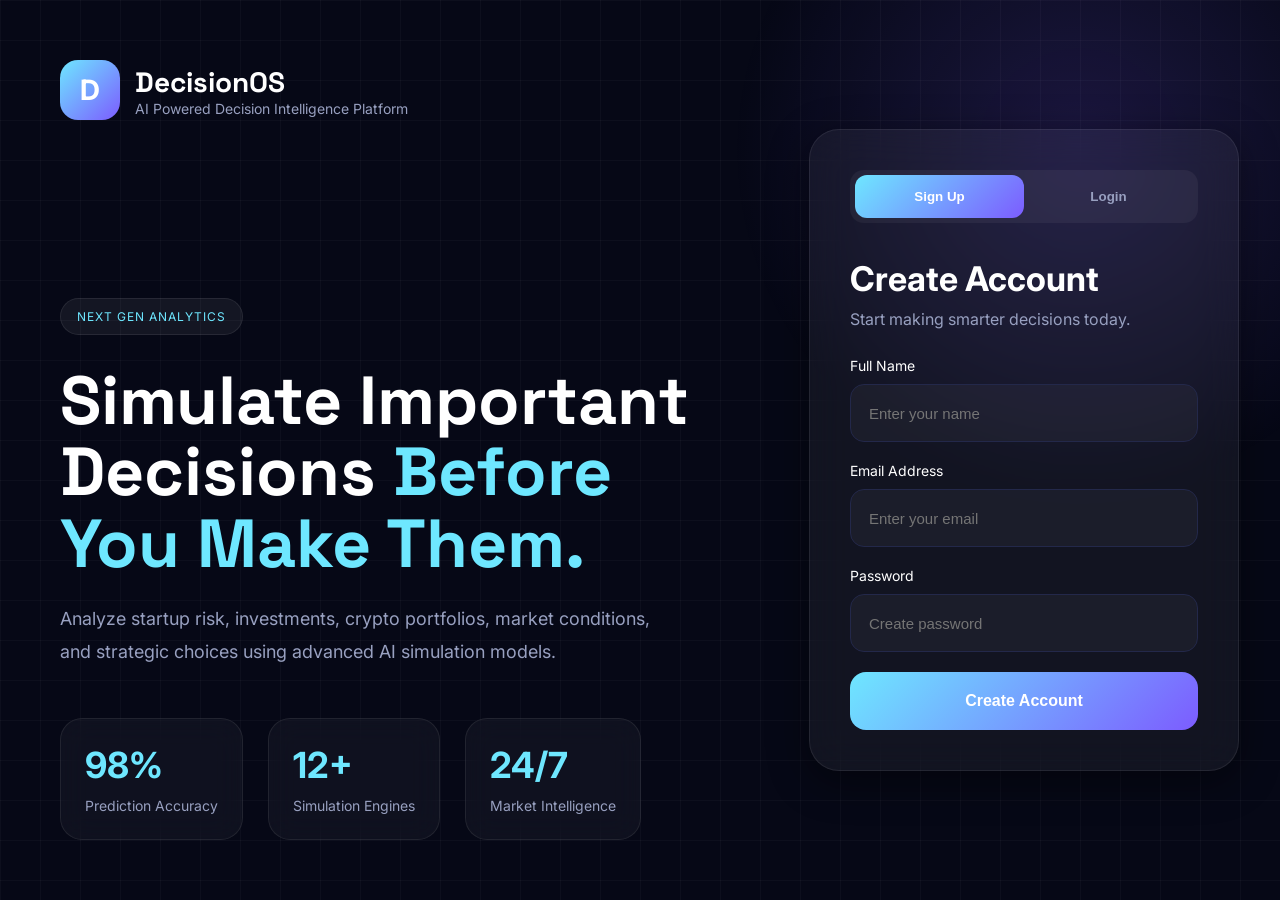
<file: index.html>
<!DOCTYPE html>
<html lang="en">
<head>
  <meta charset="UTF-8" />
  <meta name="viewport" content="width=device-width, initial-scale=1.0"/>
  <title>DecisionOS — AI Decision Intelligence</title>
  <!-- GOOGLE FONTS -->
  <link rel="preconnect" href="https://fonts.googleapis.com">
  <link rel="preconnect" href="https://fonts.gstatic.com" crossorigin>
  <link href="https://fonts.googleapis.com/css2?family=Inter:wght@300;400;500;600;700;800&family=Space+Grotesk:wght@500;700&display=swap" rel="stylesheet">
  <!-- CSS -->
  <link rel="stylesheet" href="style.css">
</head>
<body>
  <!-- AUTHENTICATION SCREEN -->
  <div class="auth-wrapper" id="authWrapper">

    <!-- LEFT -->

    <div class="auth-left">
      <div class="auth-brand">
        <div class="brand-logo">D</div>
        <div>
          <h1>DecisionOS</h1>
          <p>AI Powered Decision Intelligence Platform</p>
        </div>
      </div>
      <div class="auth-content">
        <span class="mini-badge">
          NEXT GEN ANALYTICS
        </span>
        <h2>
          Simulate Important Decisions
          <span>Before You Make Them.</span>
        </h2>
        <p>
          Analyze startup risk, investments, crypto portfolios,
          market conditions, and strategic choices using
          advanced AI simulation models.
        </p>
        <div class="auth-stats">
          <div class="auth-stat-card">
            <h3>98%</h3>
            <span>Prediction Accuracy</span>
          </div>
          <div class="auth-stat-card">
            <h3>12+</h3>
            <span>Simulation Engines</span>
          </div>
          <div class="auth-stat-card">
            <h3>24/7</h3>
            <span>Market Intelligence</span>
          </div>
        </div>
      </div>
    </div>

    <!-- RIGHT -->
     
    <div class="auth-right">
      <div class="auth-box">
        <!-- TABS -->
        <div class="auth-tabs">
          <button class="auth-tab active" onclick="switchAuthTab('signup', this)">Sign Up</button>
          <button class="auth-tab" onclick="switchAuthTab('login', this)">Login</button>
        </div>
        <!-- SIGNUP -->
        <div id="signupForm">
          <h2>Create Account</h2>
          <p class="auth-subtitle">
            Start making smarter decisions today.
          </p>
          <div class="input-group">
            <label>Full Name</label>
            <input type="text" id="signupName" placeholder="Enter your name">
          </div>
          <div class="input-group">
            <label>Email Address</label>
            <input type="email" id="signupEmail" placeholder="Enter your email">
          </div>
          <div class="input-group">
            <label>Password</label>
            <input type="password" id="signupPassword" placeholder="Create password">
          </div>
          <button class="auth-btn" onclick="signupUser()">Create Account</button>
        </div>
        <!-- LOGIN -->
        <div id="loginForm" style="display:none;">
          <h2>Welcome Back</h2>
          <p class="auth-subtitle">
            Login to continue using DecisionOS.
          </p>
          <div class="input-group">
            <label>Email Address</label>
            <input
              type="email"
              id="loginEmail"
              placeholder="Enter your email"
            >
          </div>
          <div class="input-group">
            <label>Password</label>
            <input
              type="password"
              id="loginPassword"
              placeholder="Enter your password"
            >
          </div>
          <button class="auth-btn" onclick="loginUser()">
            Login
          </button>
        </div>
      </div>
    </div>
  </div>
  <!-- MAIN WEBSITE -->
  <div id="mainWebsite" style="display:none;">
    <!-- NAVBAR -->
    <nav>
      <!-- LEFT -->
      <div class="nav-left">
        <div class="nav-logo">
          Decision<span>OS</span>
        </div>
      </div>
      <!-- CENTER -->
      <ul class="nav-links">
        <li><a href="#hero">Home</a></li>
        <li><a href="#modules">Modules</a></li>
        <li><a href="#simulator">Simulator</a></li>
        <li><a href="#how">How It Works</a></li>
        <li><a href="#footer">Contact</a></li>
      </ul>
      <!-- RIGHT -->
      <div class="nav-actions">
        <!-- THEME TOGGLE -->
        <button class="theme-toggle" id="themeToggle">
          🌙
        </button>
        <!-- USER INFO -->
        <div class="nav-user">
          <div class="user-avatar" id="userAvatar">
            U
          </div>
          <div class="user-info">
            <span>Welcome</span>
            <h4 id="displayUsername">
              User
            </h4>
          </div>
        </div>
        <!-- LOGOUT -->
        <button class="logout-btn" onclick="logoutUser()">
          Logout
        </button>
      </div>
    </nav>
    <!-- HERO -->
    <section class="hero" id="hero">
      <div class="hero-bg-glow"></div>
      <div class="hero-content">
        <div class="hero-badge">
          AI POWERED DECISION ENGINE
        </div>
        <h1>
          Predict Outcomes.
          <span>Reduce Risk.</span>
          Make Better Decisions.
        </h1>
        <p>
          DecisionOS combines simulation intelligence,
          crypto forecasting, startup analytics,
          and AI-driven market forecasting
          to help you make smarter strategic decisions.
        </p>
        <div class="hero-buttons">
          <button class="primary-btn" onclick="scrollToSection('simulator')">Launch Simulator</button>
          <button class="secondary-btn" onclick="scrollToSection('modules')">Explore Modules</button>
        </div>
        <div class="hero-stats">
          <div class="hero-stat">
            <h3>12+</h3>
            <span>AI Models</span>
          </div>
          <div class="hero-stat">
            <h3>4</h3>
            <span>Live APIs</span>
          </div>
          <div class="hero-stat">
            <h3>98%</h3>
            <span>Accuracy</span>
          </div>
        </div>
      </div>
    </section>
    <!-- MODULES -->
    <section class="modules" id="modules">
      <div class="section-header">
        <span class="section-tag">
          SIMULATION MODULES
        </span>
        <h2>
          Choose Your Decision Engine
        </h2>
        <p>
          Intelligent simulations tailored
          for high-stakes decisions.
        </p>
      </div>
      <div class="modules-grid">
        <!-- STARTUP -->
        <div class="module-card active-module" onclick="activateModule('startup', this)">
          <div class="module-icon">🚀</div>
          <h3>Startup Risk Analysis</h3>
          <p>
            Evaluate startup viability,
            runway, competition,
            market fit, and investor readiness.
          </p>
          <div class="module-tags">
            <span>Burn Rate</span>
            <span>Market Fit</span>
            <span>Growth</span>
          </div>
        </div>
        <!-- INVESTMENT -->
        <div
          class="module-card"
          onclick="activateModule('investment', this)"
        >
          <div class="module-icon">📈</div>
          <h3>Investment & Crypto Strategy</h3>
          <p>
            Analyze stocks, crypto assets,
            portfolio diversification,
            ROI potential, and market volatility.
          </p>
          <div class="module-tags">
            <span>Crypto</span>
            <span>Portfolio</span>
            <span>ROI</span>
            <span>Volatility</span>
          </div>
        </div>
      </div>
    </section>
    <!-- SIMULATOR -->
<section class="simulator-section" id="simulator">
  <div class="section-header">
    <span class="section-tag">
      AI SIMULATION ENGINE
    </span>
    <h2>
      Decision Simulator
    </h2>
  </div>
  <!-- MODULE SWITCHER -->
  <div class="simulator-top-bar">
    <div class="active-module-text">
      ⚡ Active Module:
      <span id="activeModuleName">
        Startup Risk Analysis
      </span>
    </div>
    <div class="simulation-tabs">
      <button
        class="sim-tab active-sim-tab"
        onclick="switchSimulator('startup', this)"
      >
        STARTUP
      </button>
      <button
        class="sim-tab"
        onclick="switchSimulator('investment', this)"
      >
        INVESTMENT
      </button>
    </div>
  </div>
  <div class="simulator-container">
    <!-- LEFT -->
    <div class="simulator-left">
      <!-- STARTUP FORM -->
      <div id="startupForm">
        <div class="form-group">
          <label>Startup Name</label>
          <input
            type="text"
            id="startupName"
            placeholder="AI SaaS Platform"
          >
        </div>
        <div class="form-group">
          <label>Industry</label>
          <select id="startupIndustry">
            <option>AI / ML</option>
            <option>SaaS</option>
            <option>FinTech</option>
            <option>HealthTech</option>
            <option>E-Commerce</option>
          </select>
        </div>
        <div class="form-group">
          <label>Monthly Burn Rate ($K)</label>
          <input
            type="range"
            min="10"
            max="500"
            value="50"
            id="burnRate"
          >
          <div class="range-value">
            <span id="burnValue">50</span>K
          </div>
        </div>
        <div class="form-group">
          <label>Runway (Months)</label>
          <input
            type="range"
            min="1"
            max="36"
            value="12"
            id="runway"
          >
          <div class="range-value">
            <span id="runwayValue">12</span> Months
          </div>
        </div>
        <button
          class="simulate-btn"
          onclick="runSimulation('startup')"
        >
          Run Startup Simulation
        </button>
      </div>
      <!-- INVESTMENT FORM -->
      <div id="investmentForm" style="display:none;">
        <div class="form-group">
          <label>Total Investment Capital ($)</label>
          <input
            type="number"
            id="capital"
            placeholder="100000"
          >
        </div>
        <div class="form-group">
          <label>Primary Asset Type</label>
          <select id="assetType">
            <option>Stocks</option>
            <option>Crypto</option>
            <option>Mixed Portfolio</option>
            <option>Index Funds</option>
          </select>
        </div>
        <div class="form-group">
          <label>Risk Appetite</label>
          <select id="riskLevel">
            <option>Conservative</option>
            <option>Moderate</option>
            <option>Aggressive</option>
          </select>
        </div>
        <div class="form-group">
          <label>Investment Horizon</label>
          <input
            type="range"
            min="1"
            max="30"
            value="5"
            id="horizon"
          >
          <div class="range-value">
            <span id="horizonValue">5</span> Years
          </div>
        </div>
        <div class="form-group">
          <label>Crypto Allocation (%)</label>
          <input
            type="range"
            min="0"
            max="100"
            value="25"
            id="cryptoAllocation"
          >
          <div class="range-value">
            <span id="cryptoValue">25</span>%
          </div>
        </div>
        <button
          class="simulate-btn"
          onclick="runSimulation('investment')"
        >
          Run Investment Simulation
        </button>
      </div>
    </div>
    <!-- RIGHT -->
    <div class="simulator-right">
      <!-- PLACEHOLDER -->
      <div
        class="result-placeholder"
        id="resultPlaceholder"
      >

        <div class="placeholder-icon">⚡</div>

        <h3>Awaiting Simulation</h3>

        <p>
          Run a simulation to generate
          intelligent insights,
          strengths, risks,
          and recommendations.
        </p>

      </div>

      <!-- RESULTS -->

      <div
        class="results-panel"
        id="resultsPanel"
      >

        <div class="score-card">

          <div class="score-circle">

            <svg width="170" height="170">

              <circle
                class="bg-circle"
                cx="85"
                cy="85"
                r="70"
              ></circle>

              <circle
                class="progress-circle"
                cx="85"
                cy="85"
                r="70"
                id="progressCircle"
              ></circle>

            </svg>

            <div class="score-content">

              <h2 id="scoreNumber">82</h2>

              <span>Overall Score</span>

            </div>

          </div>

          <div class="score-info">

            <h3 id="scoreLabel">
              Strong Opportunity
            </h3>

            <p id="scoreDescription">
              AI simulation analysis will appear here.
            </p>

          </div>

        </div>

        <!-- STRENGTHS -->

        <div class="result-box">

          <div class="result-title">
            ✅ Key Strengths
          </div>

          <div id="strengthsList"></div>

        </div>

        <!-- RISKS -->

        <div class="result-box">

          <div class="result-title">
            ⚠ Risk Analysis
          </div>

          <div id="riskList"></div>

        </div>

        <!-- RECOMMENDATIONS -->

        <div class="result-box">

          <div class="result-title">
            💡 Recommendations
          </div>

          <div id="recommendationList"></div>

        </div>

      </div>

    </div>
  </div>
</section>

    <!-- HOW IT WORKS -->

    <section class="how-section" id="how">
      <div class="section-header">
        <span class="section-tag">PROCESS FLOW</span>
        <h2>How DecisionOS Works</h2>
      </div>
      <div class="steps-grid">
        <div class="step-card">
          <div class="step-number">01</div>
          <h3>Input Your Data</h3>
          <p>
            Enter startup, stock,
            or crypto investment information.
          </p>
        </div>
        <div class="step-card">
          <div class="step-number">02</div>
          <h3>AI Analysis</h3>
          <p>
            AI evaluates risk factors,
            volatility, and probability models.
          </p>
        </div>
        <div class="step-card">
          <div class="step-number">03</div>
          <h3>Simulation Engine</h3>
          <p>
            Multiple outcomes are tested instantly
            across thousands of data points.
          </p>
        </div>
        <div class="step-card">
          <div class="step-number">04</div>
          <h3>Get Insights</h3>
          <p>
            Receive actionable recommendations
            and forecasting intelligence.
          </p>
        </div>
      </div>
    </section>

    <!-- FOOTER -->

    <footer id="footer">
      <div class="footer-grid">

        <!-- BRAND -->

        <div class="footer-brand">
          <div class="footer-logo">
            Decision<span>OS</span>
          </div>
          <p>
            AI-powered decision intelligence platform
            helping founders and investors
            reduce uncertainty.
          </p>
        </div>

        <!-- LINKS -->

        <div class="footer-links">
          <h4>Platform</h4>
          <a href="#hero">Home</a>
          <a href="#modules">Modules</a>
          <a href="#simulator">Simulator</a>
          <a href="#how">How It Works</a>
        </div>

        <!-- LINKS -->

        <div class="footer-links">
          <h4>Resources</h4>
          <a href="#">Documentation</a>
          <a href="#">API Access</a>
          <a href="#">Support</a>
          <a href="#">Privacy Policy</a>
        </div>

        <!-- NEWSLETTER -->

        <div class="footer-newsletter">
          <h4>Stay Updated</h4>
          <p>Get AI market insights and updates.</p>
          <div class="newsletter-box">
            <input type="email" placeholder="Enter email">
            <button>Subscribe</button>
          </div>
        </div>
      </div>
      <div class="footer-bottom">
        <p>
          © 2026 DecisionOS. All Rights Reserved.
        </p>
        <span>
          Built with AI Intelligence
        </span>
      </div>
    </footer>
  </div>

  <!-- JS -->

  <script src="script.js"></script>
</body> 
</html>
</file>
<file: style.css>
*{
  margin:0;
  padding:0;
  box-sizing:border-box;
}
html{
  scroll-behavior:smooth;
}
:root{

  /* DARK MODE */

  --bg:#060816;  /*background color*/
  --card:#0f1325;  /*card background color*/
  --card2:#141936;
  --border:#23284a;  /*border color*/
  --text:#ffffff;    /*main text color*/
  --muted:#98a0c0;   /*used for subtitles or description*/
  --accent:#6ee7ff;
  --accent2:#7c5cff;
  --green:#3ddc97;
  --red:#ff5f7a;
  --shadow:0 10px 40px rgba(0,0,0,0.45);     /*shadow used in circles*/
  --font-main:'Inter',sans-serif;        /*main font of the website*/
  --font-heading:'Space Grotesk',sans-serif;    /*font for heading*/
}

/* LIGHT MODE */

body.light-mode{
  --bg:#f4f7ff;
  --card:#ffffff;
  --card2:#eef2ff;
  --border:#dbe2ff;
  --text:#111827;
  --muted:#5f6b85;
  --accent:#4f46e5;
  --accent2:#06b6d4;
  --shadow:0 10px 30px rgba(0,0,0,0.08);
}
body{
  background:var(--bg);
  color:var(--text);
  font-family:var(--font-main);
  overflow-x:hidden;
  transition:0.35s;
}

   /* BACKGROUND EFFECT */

body::before{  /*this creates grid structure in the background*/
  content:'';
  position:fixed;  /*to fix the background*/
  inset:0;
  background-image:
  linear-gradient(rgba(255,255,255,0.03) 1px, transparent 1px), /*horizontal lines*/
  linear-gradient(90deg, rgba(255,255,255,0.03) 1px, transparent 1px); /*vertical lines*/
  background-size:40px 40px;
  z-index:-2;    /*background ko sabke piche rakhne ke liye*/
}
body::after{  /*created glowing purple effect */
  content:'';
  position:fixed; 
  width:700px;
  height:700px;
  background:
  radial-gradient(circle,
  rgba(124,92,255,0.18),
  transparent 70%);
  top:-200px;    /*position of glow*/
  right:-150px;  /*position of glow*/
  z-index:-1;
}

   /* AUTHENTICATION */

.auth-wrapper{
  width:100%;
  min-height:100vh;
  display:grid;
  grid-template-columns:1.2fr 0.8fr;  /*divides the page into 2, left side zayada and rigth side kam*/
}
.auth-left{
  padding:60px;
  display:flex;
  flex-direction:column;  /*contents are arranged vertically*/
  justify-content:space-between;
}
.auth-brand{  /*logo + website name*/
  display:flex;
  align-items:center;
  gap:15px;
}
.brand-logo{  /*logo box*/
  width:60px;
  height:60px;
  border-radius:18px;  /*rounded corners*/
  background:
  linear-gradient(
    135deg,
    var(--accent),
    var(--accent2)
  );
  display:flex;
  align-items:center;
  justify-content:center;
  font-size:28px;
  font-weight:700;
  color:white;
}
.auth-brand h1{  /*webiste name*/
  font-family:var(--font-heading);
  font-size:28px;
}
.auth-brand p{   /*small text under logo*/
  color:var(--muted);
  font-size:14px;
}
.auth-content{ /*main left side content*/
  max-width:700px;
}
.mini-badge{     /*content under logo and its content*/
  display:inline-block;
  padding:10px 16px;
  border-radius:999px;
  background:rgba(255,255,255,0.06);
  border:1px solid rgba(255,255,255,0.08);
  color:var(--accent);
  font-size:12px;
  letter-spacing:1px;
  margin-bottom:30px;
}
.auth-content h2{  /*main heading */
  font-size:68px;
  line-height:1.05;
  font-family:var(--font-heading);
  margin-bottom:24px;
}
.auth-content h2 span{   /*highlighted text inside heading*/
  color:var(--accent);
}
.auth-content p{   /*description paragraph*/
  font-size:18px;
  color:var(--muted);
  line-height:1.8;
  max-width:600px;
}
.auth-stats{   /*stats card container*/
  display:flex;
  gap:25px;
  margin-top:50px;
}
.auth-stat-card{   /*individual stats card*/
  background:rgba(255,255,255,0.04);
  border:1px solid rgba(255,255,255,0.08);
  padding:24px;
  border-radius:22px;
  min-width:170px;
  backdrop-filter:blur(15px);  /*to create blur effect like glass*/
}
.auth-stat-card h3{   /*stat number*/
  font-size:36px;
  color:var(--accent);
  margin-bottom:8px;
}
.auth-stat-card span{  /*stat text*/
  color:var(--muted);
  font-size:14px;
}

/* RIGHT */

.auth-right{
  display:flex;
  align-items:center;  /*center login box vertically*/
  justify-content:center;  /*horizontally*/
  padding:40px;
}
.auth-box{    /*login and signup box container*/
  width:100%;
  max-width:430px;
  background:rgba(255,255,255,0.05);
  border:1px solid rgba(255,255,255,0.08);
  border-radius:30px;
  padding:40px;
  backdrop-filter:blur(20px);   /*to show blur effect like glass*/
  box-shadow:var(--shadow);   /*to create shadow like effect*/
}
.auth-tabs{   /*tab box container*/
  display:flex;
  background:rgba(255,255,255,0.05);
  border-radius:14px;
  padding:5px;
  margin-bottom:35px;
}
.auth-tab{  /*individual tab buttons*/
  flex:1;                /*sare buttons ki equal width hai*/
  padding:14px;
  border:none;
  background:none;
  color:var(--muted);
  border-radius:12px;
  cursor:pointer;
  font-weight:600;
  transition:0.3s;
}
.auth-tab.active{       /*active selected tab*/
  background:
  linear-gradient(
    135deg,
    var(--accent),
    var(--accent2)
  );
  color:white;
}
.auth-box h2{        /*heading inside authentication box*/
  font-size:34px;
  margin-bottom:10px;
}
.auth-subtitle{       /*subtitles under heading*/
  color:var(--muted);
  margin-bottom:28px;
}

/* INPUT FIELD CONTAINER */

.input-group{
  margin-bottom:20px; /* creates space below every input box */
}

/* LABEL OF INPUT */

.input-group label{
  display:block; /* makes label come on separate line */
  margin-bottom:10px; /* space between label and input */
  font-size:14px; /* label text size */
}

/* INPUT BOX DESIGN */

.input-group input{
  width:100%; /* input takes full width */
  height:58px; /* height of input box */
  border-radius:14px; /* rounded corners */
  border:1px solid var(--border); /* border color from variable */
  background:rgba(255,255,255,0.04); /* transparent glass effect */
  padding:0 18px; /* left-right space inside input */
  color:var(--text); /* text color */
  font-size:15px; /* typing text size */
  outline:none; /* removes default blue outline */
}
/* WHEN USER CLICKS INSIDE INPUT */
.input-group input:focus{
  border-color:var(--accent); 
}
/* LOGIN / SIGNUP BUTTON */
.auth-btn{
  width:100%;        /* full width button */
  height:58px;     /* button height */
  border:none;        /* removes default border */
  border-radius:16px;      /* rounded button */
  background:
  linear-gradient(
    135deg,
    var(--accent),
    var(--accent2)
  );
  color:white; /* button text color */
  font-size:16px; /* button text size */
  font-weight:700; /* bold text */
  cursor:pointer; /* hand cursor on hover */
  transition:0.3s; 
}
/* BUTTON HOVER EFFECT */
.auth-btn:hover{
  transform:translateY(-2px);  /* button moves slightly upward */
}

/* NAVBAR */

nav{
  position:fixed;     /* navbar stays fixed while scrolling */
  top:0;         /* places navbar at top */
  left:0;     /* starts from left side */
  width:100%;      /* navbar takes full width */
  height:90px;      /* navbar height */
  padding:0 50px;       /* left-right spacing inside navbar */
  display:flex;      /* items come in one row */
  align-items:center;       /* vertically center items */
  justify-content:space-between;    
  backdrop-filter:blur(18px);        /* glass blur effect */
  background:rgba(6,8,22,0.7);     
  border-bottom:1px solid rgba(255,255,255,0.06); /* bottom border */
  z-index:999; /* keeps navbar above all sections */
}
/* NAVBAR BACKGROUND IN LIGHT MODE */
body.light-mode nav{
  background:rgba(255,255,255,0.75);
}
/* WEBSITE LOGO */
.nav-logo{
  font-size:28px; /* logo text size */
  font-weight:800; /* extra bold text */
  font-family:var(--font-heading); /* custom heading font */
}
/* COLORED PART OF LOGO */
.nav-logo span{
  color:var(--accent);
}
/* NAVIGATION LINKS CONTAINER */
.nav-links{
  display:flex; /* links come in one row */
  gap:35px; /* space between links */
  list-style:none; /* removes bullet points */
}
/* NAVIGATION LINKS */
.nav-links a{
  text-decoration:none; /* removes underline */
  color:var(--muted); /* default link color */
  font-size:15px; /* link text size */
  transition:0.3s; /* smooth hover effect */
}
.nav-links a:hover{
  color:var(--text); /* link becomes brighter on hover */
}
/* RIGHT SIDE BUTTONS */
.nav-actions{
  display:flex; /* items arranged in row */
  align-items:center; /* vertically center items */
  gap:18px; /* space between buttons/icons */
}

/* THEME TOGGLE BUTTON (DARK/LIGHT MODE BUTTON) */

.theme-toggle{
  width:50px; /* button width */
  height:50px; /* button height */
  border-radius:14px; /* rounded corners */
  border:none; /* removes default border */
  cursor:pointer; /* hand cursor when hovering */
  font-size:18px; /* icon size */
  background:rgba(255,255,255,0.08); /* transparent background */
  color:var(--text); /* icon color */
  transition:0.3s; /* smooth hover animation */
  display:flex; /* used to center icon */
  align-items:center; /* vertical center */
  justify-content:center; /* horizontal center */
}

/* BUTTON HOVER EFFECT */
.theme-toggle:hover{
  transform:translateY(-2px); /* button moves slightly upward */
}
/* USER SECTION IN NAVBAR */
.nav-user{
  display:flex; /* avatar and text come in one row */
  align-items:center; /* vertically center items */
  gap:12px; /* space between avatar and text */
}
/* USER PROFILE CIRCLE */
.user-avatar{
  width:48px; /* avatar width */
  height:48px; /* avatar height */
  border-radius:50%; /* makes perfect circle */
  /* gradient background */
  background:
  linear-gradient(
    135deg,
    var(--accent),
    var(--accent2)
  );
  display:flex; /* used to center letter */
  align-items:center; /* vertical center */
  justify-content:center; /* horizontal center */
  color:white; /* text color */
  font-weight:700; /* bold letter */
}

/* SMALL TEXT BELOW USERNAME */
.user-info span{
  color:var(--muted); /* muted text color */
  font-size:12px; /* small text size */
}
/* USERNAME TEXT */
.user-info h4{
  font-size:15px; /* username size */
}

/* LOGOUT */

.logout-btn{
  height:48px;
  padding:0 20px;
  border:none;
  border-radius:14px;
  background:rgba(255,255,255,0.08);
  color:var(--text);
  cursor:pointer;
  font-weight:600;
  transition:0.3s;
}
.logout-btn:hover{
  background:var(--red);
  color:white;
}

   /* HERO*/

.hero{
  min-height:100vh;
  display:flex;
  align-items:center;
  justify-content:center;
  text-align:center;
  position:relative;
  padding:140px 20px 80px;
}
.hero-bg-glow{
  position:absolute;
  width:900px;
  height:900px;
  background:
  radial-gradient(
    circle,
    rgba(110,231,255,0.12),
    transparent 70%
  );
  z-index:-1;
}
.hero-content{
  max-width:950px;
}
.hero-badge{
  display:inline-block;
  padding:12px 20px;
  border-radius:999px;
  border:1px solid rgba(255,255,255,0.08);
  background:rgba(255,255,255,0.05);
  color:var(--accent);
  font-size:13px;

  margin-bottom:28px;
}
.hero h1{
  font-size:82px;
  line-height:1.05;
  font-family:var(--font-heading);
  margin-bottom:28px;
}
.hero h1 span{
  color:var(--accent);
}
.hero p{
  max-width:760px;
  margin:auto;
  font-size:20px;
  color:var(--muted);
  line-height:1.8;
}
.hero-buttons{
  margin-top:40px;
  display:flex;
  justify-content:center;
  gap:18px;
}
.primary-btn,
.secondary-btn{
  height:58px;
  padding:0 34px;
  border-radius:18px;
  border:none;
  cursor:pointer;
  font-weight:700;
  font-size:15px;
  transition:0.3s;
}
.primary-btn{
  background:
  linear-gradient(
    135deg,
    var(--accent),
    var(--accent2)
  );
  color:white;
}
.secondary-btn{
  background:rgba(255,255,255,0.05);
  border:1px solid rgba(255,255,255,0.08);
  color:var(--text);
}
.primary-btn:hover,
.secondary-btn:hover{
  transform:translateY(-2px);
}
.hero-stats{
  display:flex;
  justify-content:center;
  gap:70px;
  margin-top:70px;
}
.hero-stat h3{
  font-size:42px;
  color:var(--accent);
}
.hero-stat span{
  color:var(--muted);
}

   /* SECTIONS */

section{
  padding:120px 70px;
}
.section-header{
  text-align:center;
  margin-bottom:70px;
}
.section-tag{
  color:var(--accent);
  font-size:13px;
  letter-spacing:2px;
}
.section-header h2{
  font-size:56px;
  margin:20px 0;

  font-family:var(--font-heading);
}
.section-header p{
  color:var(--muted);
  font-size:18px;
}

   /* MODULES */

.modules-grid{
  display:grid;
  grid-template-columns:
  repeat(auto-fit,minmax(350px,1fr));
  gap:28px;
}
.module-card{
  background:rgba(255,255,255,0.04);
  border:1px solid rgba(255,255,255,0.08);
  border-radius:28px;
  padding:36px;
  cursor:pointer;
  transition:0.35s;
}
.module-card:hover{
  transform:translateY(-6px);
  border-color:var(--accent);
}
.active-module{
  border-color:var(--accent);
  box-shadow:
  0 0 40px rgba(110,231,255,0.18);
}
.module-icon{
  font-size:48px;
  margin-bottom:20px;
}
.module-card h3{
  font-size:28px;
  margin-bottom:14px;
}
.module-card p{
  color:var(--muted);
  line-height:1.8;
}
.module-tags{
  display:flex;
  flex-wrap:wrap;
  gap:10px;
  margin-top:25px;
}
.module-tags span{
  padding:8px 14px;
  border-radius:999px;

  background:rgba(255,255,255,0.05);

  font-size:13px;
}

   /* SIMULATOR */

.simulator-top-bar{
  display:flex;
  justify-content:space-between;
  align-items:center;
  padding:22px 30px;
  margin-bottom:30px;
  border-radius:24px;
  background:rgba(255,255,255,0.04);
  border:1px solid rgba(255,255,255,0.08);
}
.active-module-text{
  font-size:20px;
  font-weight:700;
}
.active-module-text span{
  color:#47f5b0;
}
.simulation-tabs{
  display:flex;
  gap:12px;
  background:#050814;
  padding:8px;
  border-radius:16px;
}
.sim-tab{
  padding:14px 26px;
  border:none;
  border-radius:12px;
  cursor:pointer;
  background:transparent;
  color:#7d85a7;
  font-weight:700;
  transition:0.3s;
}
.active-sim-tab{
  background:#47f5b0;
  color:#000;
}
.simulator-container{
  display:grid;
  grid-template-columns:1fr 1fr;
  gap:30px;
}
.simulator-left,
.simulator-right{
  background:rgba(255,255,255,0.04);
  border:1px solid rgba(255,255,255,0.08);
  border-radius:30px;
  padding:35px;
}

/* FORM */

.form-group{
  margin-bottom:26px;
}
.form-group label{
  display:block;
  margin-bottom:12px;
  font-weight:600;
}
.form-group input,
.form-group select{
  width:100%;
  height:58px;
  border-radius:16px;
  border:1px solid rgba(255,255,255,0.08);
  background:rgba(255,255,255,0.04);
  color:var(--text);
  padding:0 18px;
  font-size:15px;
  outline:none;
}
.range-value{
  margin-top:10px;
  color:var(--accent);
}

/* BUTTON */

.simulate-btn{
  width:100%;
  height:62px;
  border:none;
  border-radius:18px;
  background:
  linear-gradient(
    135deg,
    var(--accent),
    var(--accent2)
  );
  color:white;
  font-size:16px;
  font-weight:700;
  cursor:pointer;
  margin-top:10px;
  transition:0.3s;
}
.simulate-btn:hover{
  transform:translateY(-2px);
}

   /* RESULTS */

.result-placeholder{
  height:100%;
  display:flex;
  flex-direction:column;
  align-items:center;
  justify-content:center;
  text-align:center;
}
.placeholder-icon{
  font-size:70px;
  margin-bottom:20px;
}
.result-placeholder p{
  color:var(--muted);
  max-width:400px;
  margin-top:14px;
  line-height:1.7;
}
.results-panel{
  display:none;
}
.score-card{
  display:flex;
  align-items:center;
  gap:35px;
  margin-bottom:35px;
  background:rgba(255,255,255,0.03);
  border-radius:28px;
  padding:30px;
}
.score-circle{
  position:relative;
  width:170px;
  height:170px;
}
.score-circle svg{
  transform:rotate(-90deg);
}
.bg-circle{
  fill:none;
  stroke:rgba(255,255,255,0.08);
  stroke-width:10;
}
.progress-circle{
  fill:none;
  stroke:var(--accent);
  stroke-width:10;
  stroke-linecap:round;
  stroke-dasharray:440;
  stroke-dashoffset:440;
  transition:1.5s ease;
}
.score-content{
  position:absolute;
  inset:0;
  display:flex;
  flex-direction:column;
  align-items:center;
  justify-content:center;
}
.score-content h2{
  font-size:52px;
}
.score-content span{
  color:var(--muted);
}
.score-info h3{
  font-size:32px;
  margin-bottom:14px;
}
.score-info p{
  color:var(--muted);
  line-height:1.8;
}

/* RESULT BOX */

.result-box{
  margin-top:24px;
  background:rgba(255,255,255,0.03);
  border-radius:24px;
  padding:26px;
}
.result-title{
  font-size:20px;
  margin-bottom:18px;
  font-weight:700;
}
.result-item{
  padding:14px 18px;
  border-radius:16px;
  margin-bottom:14px;
  line-height:1.7;
}
.positive{
  background:rgba(61,220,151,0.12);
}
.negative{
  background:rgba(255,95,122,0.12);
}
.recommend{
  background:rgba(110,231,255,0.1);
}

   /* HOW IT WORKS */

.steps-grid{
  display:grid;
  grid-template-columns:
  repeat(auto-fit,minmax(250px,1fr));
  gap:28px;
}
.step-card{
  background:rgba(255,255,255,0.04);
  border:1px solid rgba(255,255,255,0.08);
  border-radius:28px;
  padding:34px;
}
.step-number{
  width:60px;
  height:60px;
  border-radius:18px;
  background:
  linear-gradient(
    135deg,
    var(--accent),
    var(--accent2)
  );
  display:flex;
  align-items:center;
  justify-content:center;
  font-size:24px;
  font-weight:700;
  margin-bottom:24px;
  color:white;
}
.step-card h3{
  font-size:26px;
  margin-bottom:14px;
}
.step-card p{
  color:var(--muted);
  line-height:1.8;
}

   /* FOOTER */

footer{
  padding:90px 70px 40px;
  border-top:1px solid rgba(255,255,255,0.08);
  background:rgba(255,255,255,0.02);
}
.footer-grid{
  display:grid;
  grid-template-columns:
  2fr 1fr 1fr 1.5fr;
  gap:50px;
}
.footer-logo{
  font-size:34px;
  font-family:var(--font-heading);
  font-weight:800;
  margin-bottom:18px;
}
.footer-logo span{
  color:var(--accent);
}
.footer-brand p{
  color:var(--muted);
  line-height:1.8;
  max-width:420px;
}
.footer-links{
  display:flex;
  flex-direction:column;
}
.footer-links h4,
.footer-newsletter h4{
  margin-bottom:20px;
  font-size:20px;
}
.footer-links a{
  margin-bottom:12px;
  text-decoration:none;
  color:var(--muted);
}
.footer-newsletter p{
  color:var(--muted);
  margin-bottom:18px;
}
.newsletter-box{
  display:flex;
  gap:10px;
}
.newsletter-box input{
  flex:1;
  height:52px;
  border-radius:14px;
  border:none;
  padding:0 16px;
  background:rgba(255,255,255,0.05);
  color:var(--text);
}
.newsletter-box button{
  height:52px;
  padding:0 20px;
  border:none;
  border-radius:14px;
  background:
  linear-gradient(
    135deg,
    var(--accent),
    var(--accent2)
  );
  color:white;
  cursor:pointer;
}
.footer-bottom{
  margin-top:70px;
  padding-top:30px;
  border-top:1px solid rgba(255,255,255,0.08);
  display:flex;
  justify-content:space-between;
  color:var(--muted);
}

   /* RESPONSIVE */
   
@media(max-width:1100px){
  .auth-wrapper{
    grid-template-columns:1fr;
  }
  .simulator-container{
    grid-template-columns:1fr;
  }
  .footer-grid{
    grid-template-columns:1fr 1fr;
  }
  .hero h1{
    font-size:64px;
  }
}
@media(max-width:768px){
  nav{
    padding:0 20px;
  }
  .nav-links{
    display:none;
  }
  .nav-actions{
    gap:10px;
  }
  .user-info{
    display:none;
  }
  section{
    padding:90px 20px;
  }
  .hero h1{
    font-size:48px;
  }
  .hero p{
    font-size:17px;
  }
  .hero-stats{
    gap:30px;
    flex-wrap:wrap;
  }
  .auth-left{
    padding:30px;
  }
  .auth-content h2{
    font-size:48px;
  }
  .footer-grid{
    grid-template-columns:1fr;
  }
  .footer-bottom{
    flex-direction:column;
    gap:12px;
  }
  .score-card{
    flex-direction:column;
    text-align:center;
  }
}
.hidden-element{
  opacity:0;
  transform:translateY(40px);
  transition:all 0.8s ease;
}

.show-element{
  opacity:1;
  transform:translateY(0);
}
</file>
